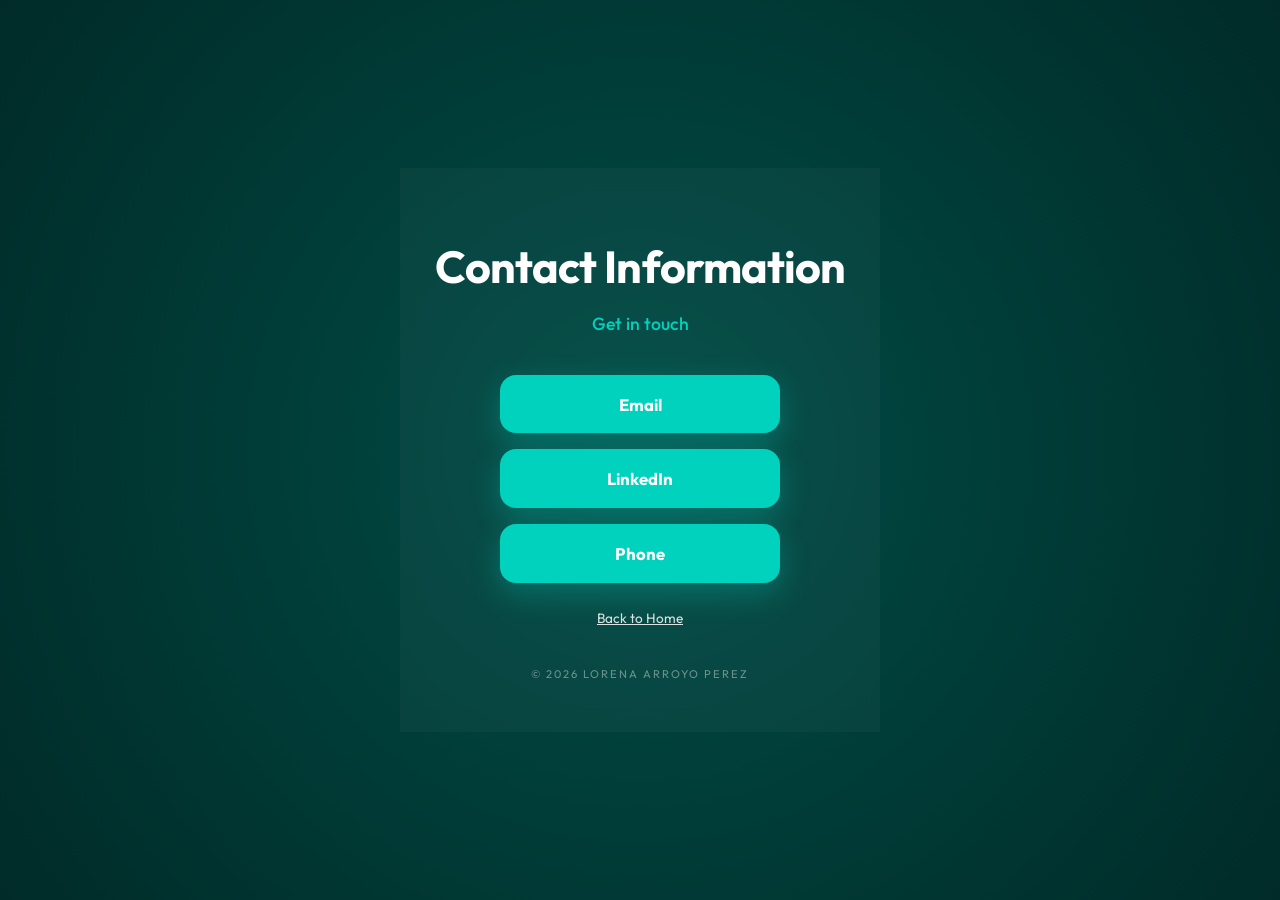
<file: contactinformation.html>
<!doctype html>
<html lang="en">

<head>
  <meta charset="UTF-8" />
  <meta name="viewport" content="width=device-width, initial-scale=1.0" />
  <title>Contact Information | Lorena Arroyo Perez</title>
  <link rel="preconnect" href="https://fonts.googleapis.com" />
  <link rel="preconnect" href="https://fonts.gstatic.com" crossorigin />
  <link
    href="https://fonts.googleapis.com/css2?family=Alegreya:ital,wght@0,400..900;1,400..900&family=Lato:ital,wght@0,100;0,300;0,400;0,700;0,900;1,100;1,300;1,400;1,700;1,900&display=swap"
    rel="stylesheet" />
  <link rel="stylesheet" href="style.css" />
</head>

<body>
  <main class="container">
    <header class="profile-section">
      <h1>Contact Information</h1>
      <p class="subtitle">Get in touch</p>
    </header>

    <section id="contact" class="links-section" aria-label="Contact information">
      <article class="flip-card">
        <div class="flip-card__trigger" role="button" tabindex="0" aria-expanded="false"
          aria-label="Email, click to reveal address">
          <span class="flip-card__inner">
            <span class="flip-card__face flip-card__front">Email</span>
            <span class="flip-card__face flip-card__back">
              <a href="mailto:lorerivers399@gmail.com" class="flip-card__email">lorerivers399@gmail.com</a>
            </span>
          </span>
        </div>
      </article>
      <a href="https://www.linkedin.com/in/lorena-arroyo-p" target="_blank" rel="noopener noreferrer"
        class="btn">LinkedIn</a>
      <a href="tel:+13434634213" class="btn">Phone</a>
    </section>

    <nav class="back-nav" aria-label="Page navigation">
      <a href="index.html" class="back-link">Back to Home</a>
    </nav>

    <footer class="social-footer">
      <p>&copy; 2026 Lorena Arroyo Perez</p>
    </footer>
  </main>

  <script src="contactinformation.js"></script>
</body>

</html>
</file>
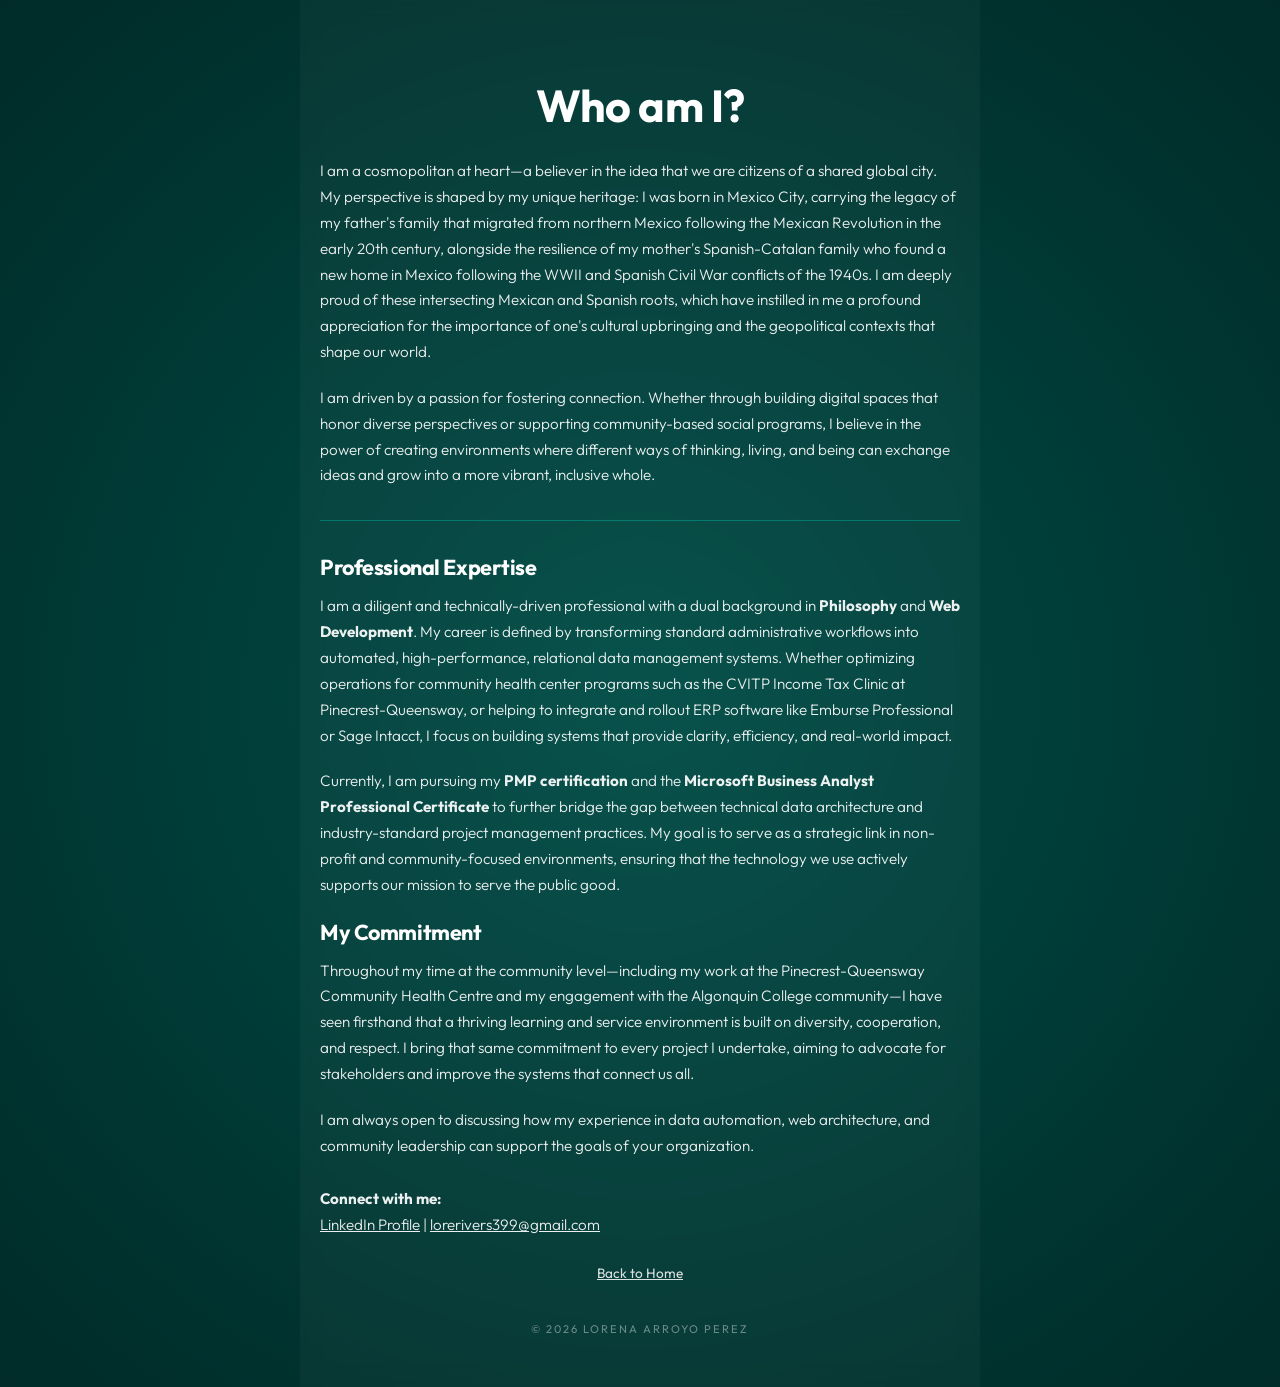
<file: globalgraduate.html>
<!doctype html>
<html lang="en">

<head>
  <meta charset="UTF-8" />
  <meta name="viewport" content="width=device-width, initial-scale=1.0" />
  <title>About Me | Lorena Arroyo Perez</title>
  <link rel="preconnect" href="https://fonts.googleapis.com" />
  <link rel="preconnect" href="https://fonts.gstatic.com" crossorigin />
  <link
    href="https://fonts.googleapis.com/css2?family=Alegreya:ital,wght@0,400..900;1,400..900&family=Lato:ital,wght@0,100;0,300;0,400;0,700;0,900;1,100;1,300;1,400;1,700;1,900&display=swap"
    rel="stylesheet" />
  <link rel="stylesheet" href="style.css" />
</head>

<body>
  <main class="container container--about">
    <article id="global-graduate" class="about-content">
      <h1>Who am I?</h1>

      <p>
        I am a cosmopolitan at heart—a believer in the idea that we are
        citizens of a shared global city. My perspective is shaped by my
        unique heritage: I was born in Mexico City, carrying the legacy
        of my father's family that migrated from northern Mexico following the
        Mexican Revolution in the early 20th century, alongside the resilience of my mother's
        Spanish-Catalan family who found a new home in Mexico following the WWII and Spanish Civil War
        conflicts of the 1940s. I am deeply proud of these intersecting
        Mexican and Spanish roots, which have instilled in me a profound
        appreciation for the importance of one's cultural upbringing and the
        geopolitical contexts that shape our world.
      </p>

      <p>
        I am driven by a passion for fostering connection. Whether through
        building digital spaces that honor diverse perspectives or
        supporting community-based social programs, I believe in the
        power of creating environments where different ways of thinking,
        living, and being can exchange ideas and grow into a more vibrant,
        inclusive whole.
      </p>

      <hr />

      <h2>Professional Expertise</h2>
      <p>
        I am a diligent and technically-driven professional with a dual
        background in <strong>Philosophy</strong> and
        <strong>Web Development</strong>. My career is defined by transforming
        standard administrative workflows into automated, high-performance, relational
        data management systems. Whether optimizing operations for community health center programs such as the CVITP
        Income Tax Clinic at Pinecrest-Queensway,
        or helping to integrate and rollout ERP software like Emburse Professional or Sage Intacct, I
        focus on building systems that provide clarity, efficiency, and
        real-world impact.
      </p>

      <p>
        Currently, I am pursuing my <strong>PMP certification</strong> and the <strong>Microsoft Business Analyst
          Professional Certificate</strong> to
        further bridge the gap between technical data architecture and
        industry-standard project management practices. My goal is to serve
        as a strategic link in non-profit and community-focused environments,
        ensuring that the technology we use actively supports our mission to
        serve the public good.
      </p>

      <h2>My Commitment</h2>
      <p>
        Throughout my time at the community level—including my work at the
        Pinecrest-Queensway Community Health Centre and my engagement with the
        Algonquin College community—I have seen firsthand that a thriving
        learning and service environment is built on diversity, cooperation,
        and respect. I bring that same commitment to every project I
        undertake, aiming to advocate for stakeholders and improve the systems
        that connect us all.
      </p>

      <p>
        I am always open to discussing how my experience in data automation,
        web architecture, and community leadership can support the goals of
        your organization.
      </p>

      <p class="about-connect">
        <strong>Connect with me:</strong><br />
        <a href="https://www.linkedin.com/in/lorena-arroyo-p" class="back-link" target="_blank"
          rel="noopener noreferrer">LinkedIn Profile</a>
        |
        <a href="mailto:lorerivers399@gmail.com" class="back-link">lorerivers399@gmail.com</a>
      </p>
    </article>

    <nav class="back-nav" aria-label="Page navigation">
      <a href="index.html#global-graduate" class="back-link">Back to Home</a>
    </nav>

    <footer class="social-footer">
      <p>&copy; 2026 Lorena Arroyo Perez</p>
    </footer>
  </main>
</body>

</html>
</file>
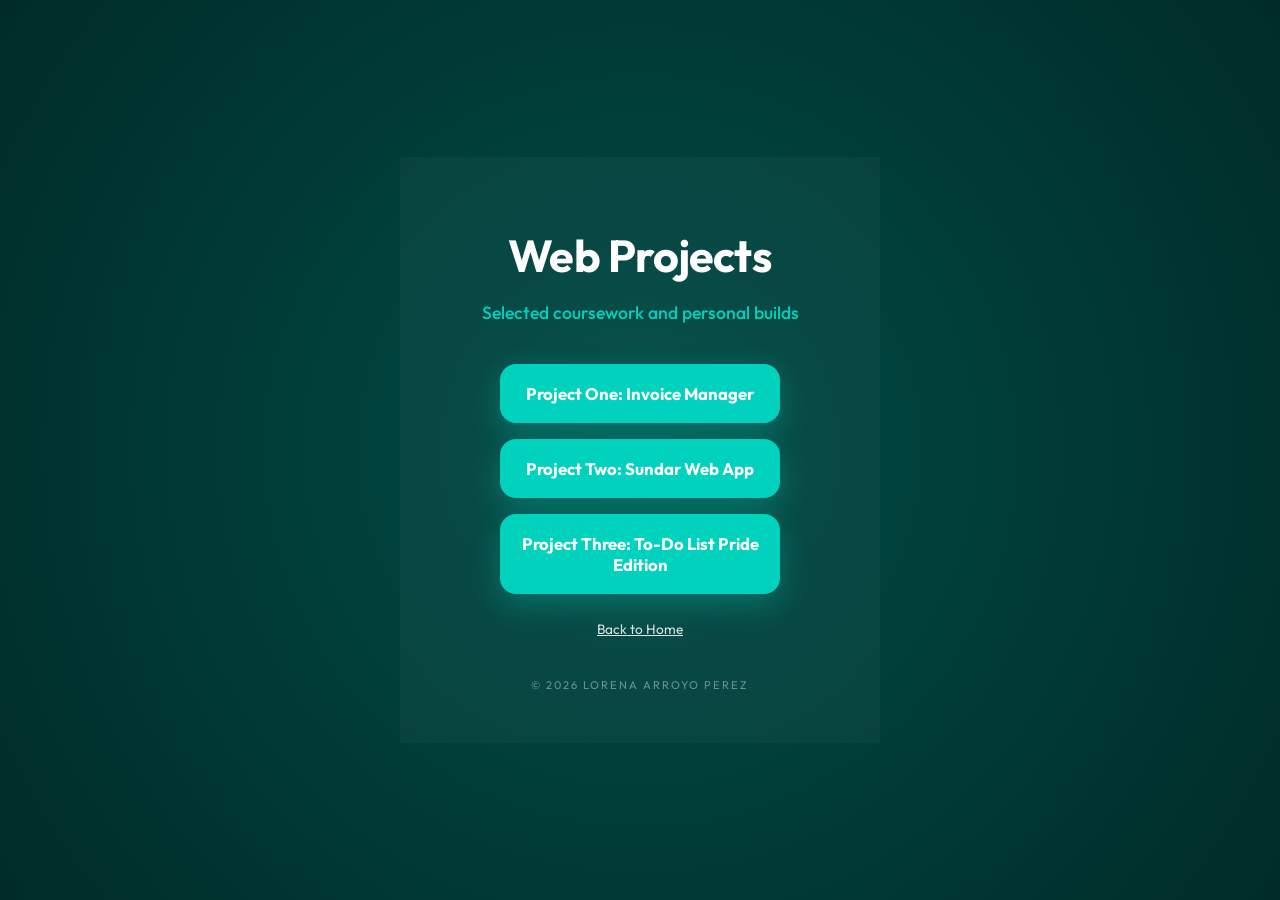
<file: projects.html>
<!doctype html>
<html lang="en">

<head>
  <meta charset="UTF-8" />
  <meta name="viewport" content="width=device-width, initial-scale=1.0" />
  <title>Web Projects | Lorena Arroyo Perez</title>
  <link rel="preconnect" href="https://fonts.googleapis.com" />
  <link rel="preconnect" href="https://fonts.gstatic.com" crossorigin />
  <link
    href="https://fonts.googleapis.com/css2?family=Alegreya:ital,wght@0,400..900;1,400..900&family=Lato:ital,wght@0,100;0,300;0,400;0,700;0,900;1,100;1,300;1,400;1,700;1,900&display=swap"
    rel="stylesheet" />
    <link rel="stylesheet" href="style.css" />
</head>

<body>
  <main class="container">
    <header class="profile-section">
      <h1>Web Projects</h1>
      <p class="subtitle">Selected coursework and personal builds</p>
    </header>

    <section id="projects" class="links-section" aria-label="Web projects">
      <a href="https://invoice-manager.free.je/index.php" class="btn" target="_blank" rel="noopener noreferrer">Project
        One: Invoice Manager</a>
      <a href="sundar-web-app.html" class="btn">Project Two: Sundar Web App</a>
      <a href="https://lore1s2know.github.io/to-do-list-final/" class="btn" target="_blank"
        rel="noopener noreferrer">Project Three: To-Do List Pride Edition</a>
    </section>

    <nav class="back-nav" aria-label="Page navigation">
      <a href="index.html" class="back-link">Back to Home</a>
    </nav>

    <footer class="social-footer">
      <p>&copy; 2026 Lorena Arroyo Perez</p>
    </footer>
  </main>
</body>

</html>
</file>
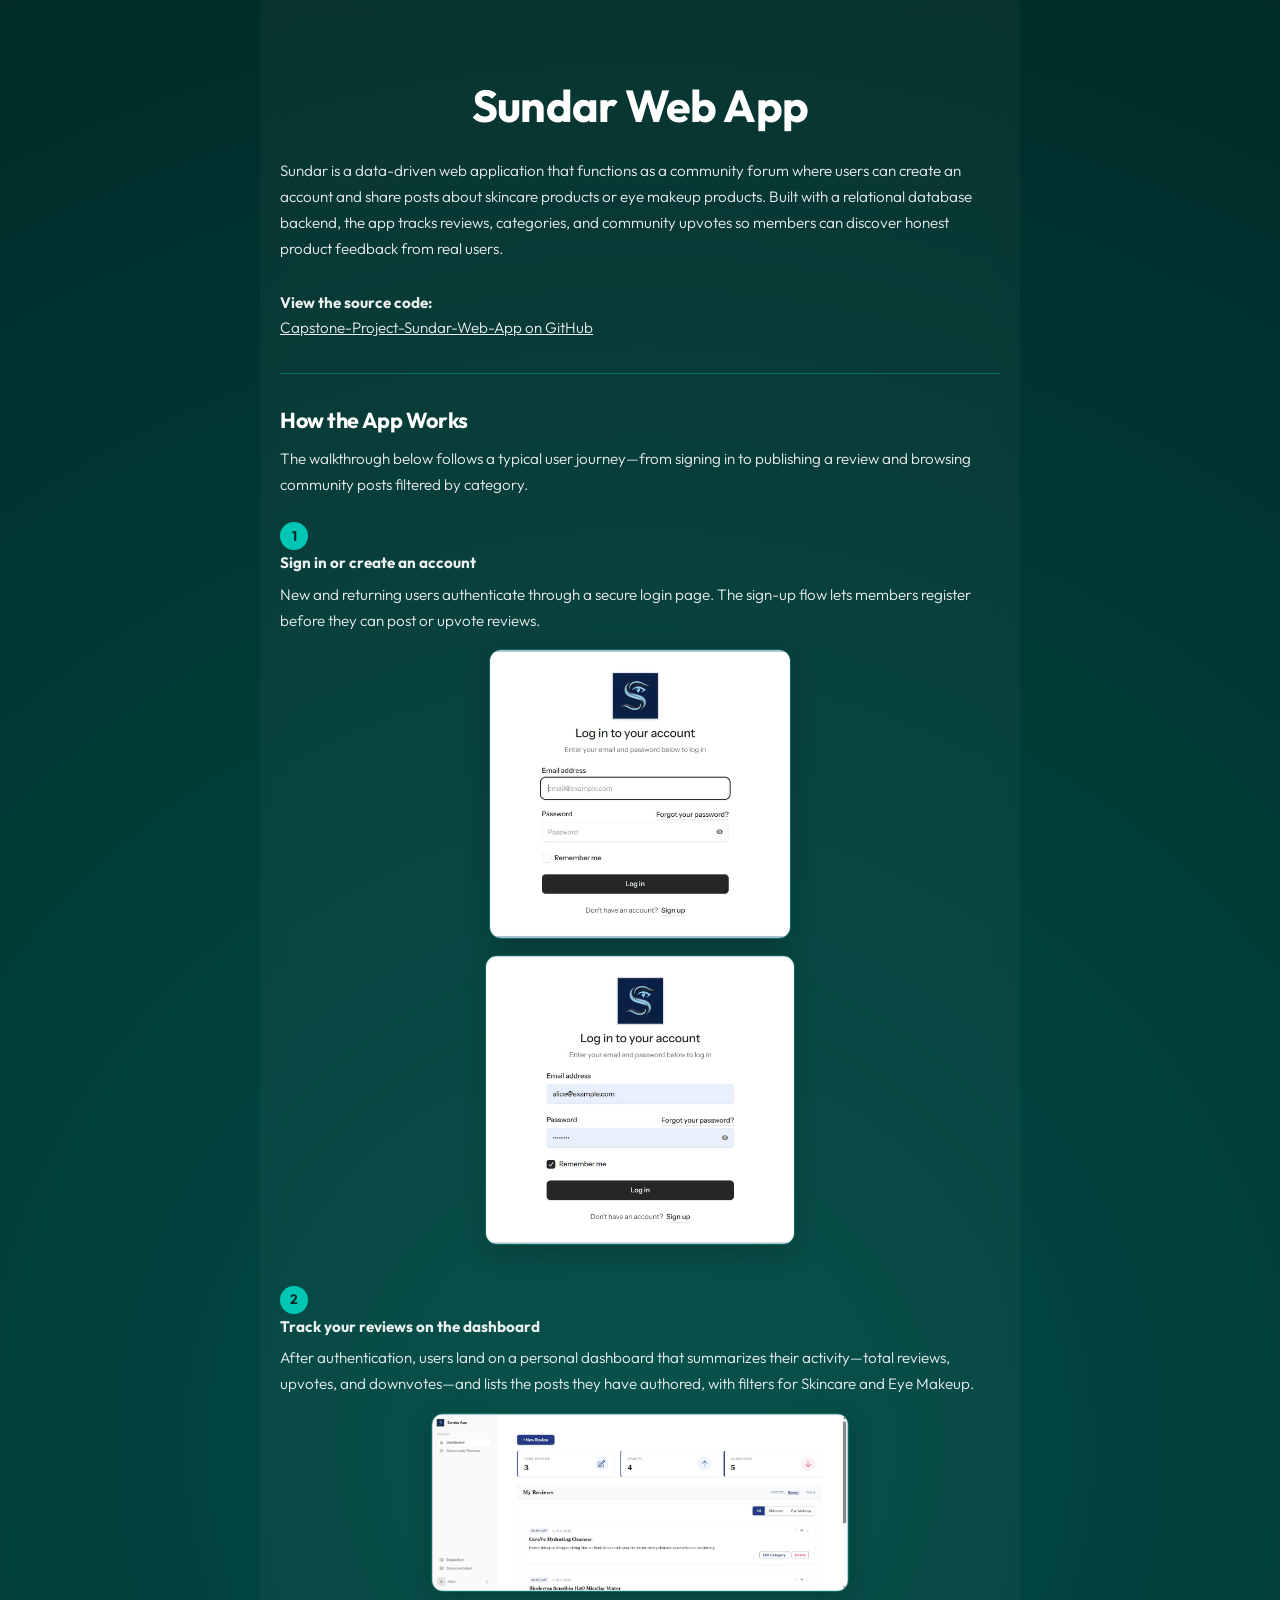
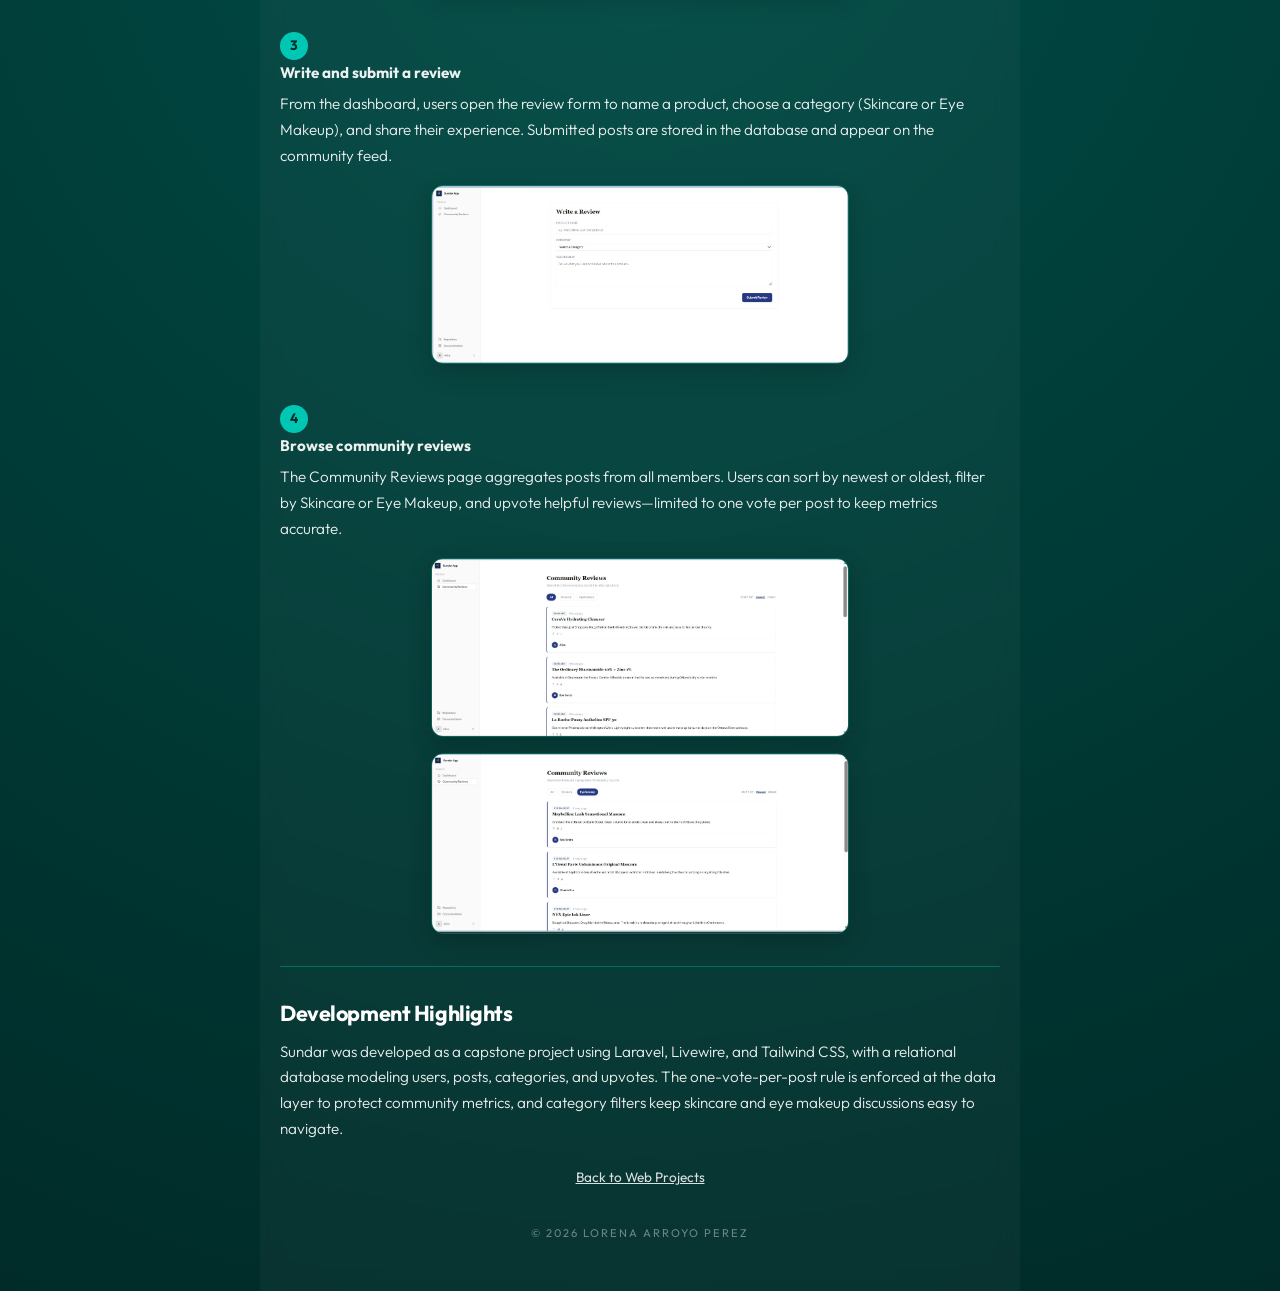
<file: sundar-web-app.html>
<!doctype html>
<html lang="en">

<head>
  <meta charset="UTF-8" />
  <meta name="viewport" content="width=device-width, initial-scale=1.0" />
  <title>Sundar Web App | Lorena Arroyo Perez</title>
  <link rel="preconnect" href="https://fonts.googleapis.com" />
  <link rel="preconnect" href="https://fonts.gstatic.com" crossorigin />
  <link
    href="https://fonts.googleapis.com/css2?family=Alegreya:ital,wght@0,400..900;1,400..900&family=Lato:ital,wght@0,100;0,300;0,400;0,700;0,900;1,100;1,300;1,400;1,700;1,900&display=swap"
    rel="stylesheet" />
  <link rel="stylesheet" href="style.css" />
</head>

<body>
  <main class="container container--about container--project">
    <article id="sundar-web-app" class="about-content">
      <h1>Sundar Web App</h1>

      <p>
        Sundar is a data-driven web application that functions as a community forum
        where users can create an account and share posts about skincare products or
        eye makeup products. Built with a relational database backend, the app tracks
        reviews, categories, and community upvotes so members can discover honest
        product feedback from real users.
      </p>

      <p class="about-connect">
        <strong>View the source code:</strong><br />
        <a href="https://github.com/Lore1s2know/Capstone-Project-Sundar-Web-App.git" class="back-link"
          target="_blank" rel="noopener noreferrer">Capstone-Project-Sundar-Web-App on GitHub</a>
      </p>

      <hr />

      <h2>How the App Works</h2>
      <p>
        The walkthrough below follows a typical user journey—from signing in to
        publishing a review and browsing community posts filtered by category.
      </p>

      <section class="project-story" aria-label="Sundar Web App walkthrough">
        <figure class="project-step">
          <figcaption>
            <span class="project-step__number">1</span>
            <strong>Sign in or create an account</strong>
            New and returning users authenticate through a secure login page. The
            sign-up flow lets members register before they can post or upvote reviews.
          </figcaption>
          <div class="project-step__media">
            <img class="project-screenshot" src="img/sundar_screenshots/sundar_loginpage.jpg"
              alt="Sundar login page with email, password, and sign-up link" loading="lazy" />
            <img class="project-screenshot" src="img/sundar_screenshots/alice_login.jpg"
              alt="Login form filled in for user Alice before signing in" loading="lazy" />
          </div>
        </figure>

        <figure class="project-step">
          <figcaption>
            <span class="project-step__number">2</span>
            <strong>Track your reviews on the dashboard</strong>
            After authentication, users land on a personal dashboard that summarizes
            their activity—total reviews, upvotes, and downvotes—and lists the posts
            they have authored, with filters for Skincare and Eye Makeup.
          </figcaption>
          <div class="project-step__media">
            <img class="project-screenshot" src="img/sundar_screenshots/sundar_dashboard.jpg"
              alt="Sundar dashboard showing review stats and My Reviews section" loading="lazy" />
          </div>
        </figure>

        <figure class="project-step">
          <figcaption>
            <span class="project-step__number">3</span>
            <strong>Write and submit a review</strong>
            From the dashboard, users open the review form to name a product, choose
            a category (Skincare or Eye Makeup), and share their experience. Submitted
            posts are stored in the database and appear on the community feed.
          </figcaption>
          <div class="project-step__media">
            <img class="project-screenshot" src="img/sundar_screenshots/newReview.jpg"
              alt="Write a Review form with product name, category, and review fields" loading="lazy" />
          </div>
        </figure>

        <figure class="project-step">
          <figcaption>
            <span class="project-step__number">4</span>
            <strong>Browse community reviews</strong>
            The Community Reviews page aggregates posts from all members. Users can
            sort by newest or oldest, filter by Skincare or Eye Makeup, and upvote
            helpful reviews—limited to one vote per post to keep metrics accurate.
          </figcaption>
          <div class="project-step__media">
            <img class="project-screenshot" src="img/sundar_screenshots/sundar_communityreviews.jpg"
              alt="Community Reviews page showing skincare product posts" loading="lazy" />
            <img class="project-screenshot" src="img/sundar_screenshots/communityReviews_eyeMakeup.jpg"
              alt="Community Reviews filtered to Eye Makeup category" loading="lazy" />
          </div>
        </figure>
      </section>

      <hr />

      <h2>Development Highlights</h2>
      <p>
        Sundar was developed as a capstone project using Laravel, Livewire, and
        Tailwind CSS, with a relational database modeling users, posts, categories,
        and upvotes. The one-vote-per-post rule is enforced at the data layer to
        protect community metrics, and category filters keep skincare and eye makeup
        discussions easy to navigate.
      </p>
    </article>

    <nav class="back-nav" aria-label="Page navigation">
      <a href="projects.html" class="back-link">Back to Web Projects</a>
    </nav>

    <footer class="social-footer">
      <p>&copy; 2026 Lorena Arroyo Perez</p>
    </footer>
  </main>
</body>

</html>
</file>
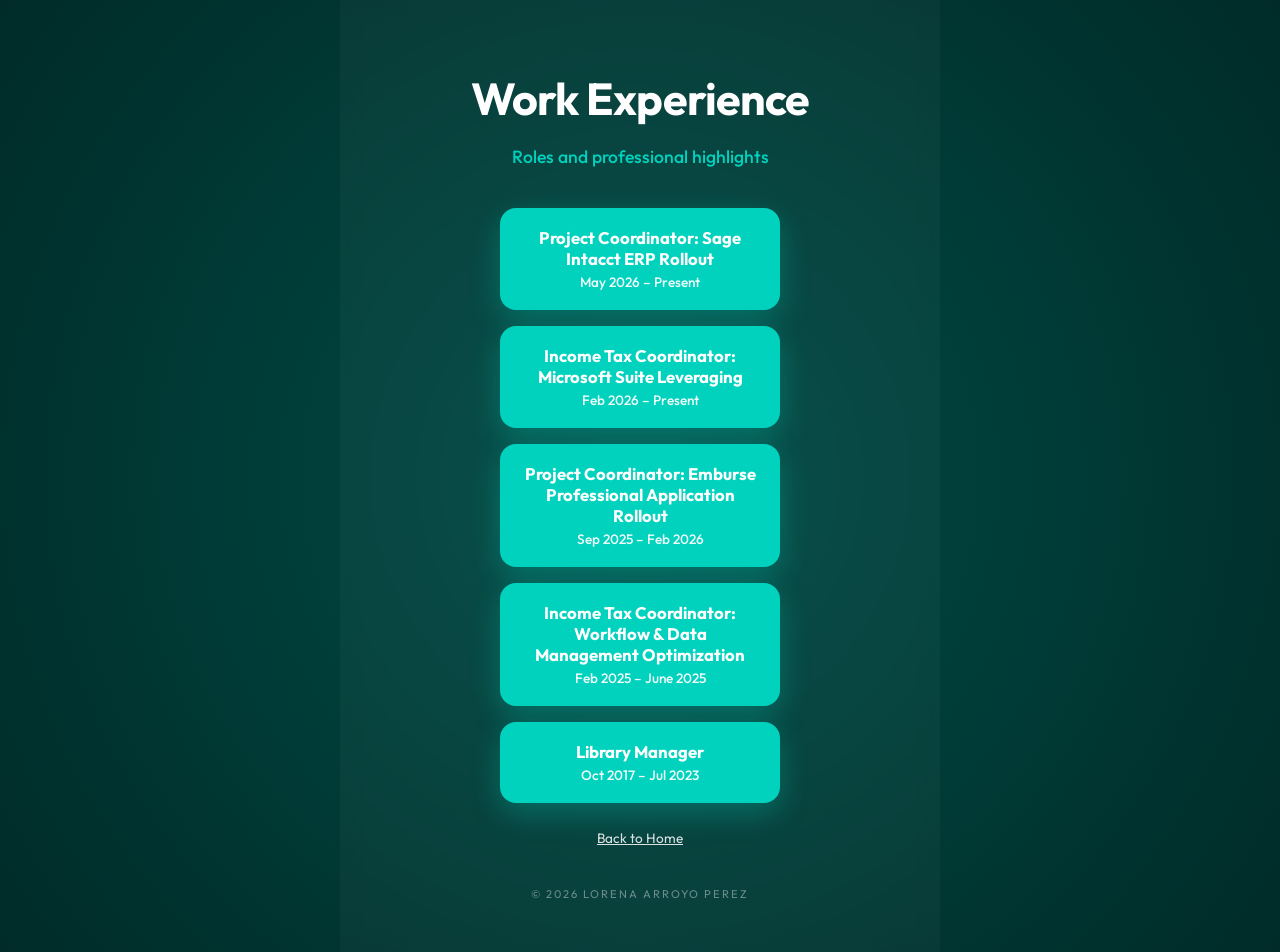
<file: workexperience.html>
<!doctype html>
<html lang="en">

<head>
  <meta charset="UTF-8" />
  <meta name="viewport" content="width=device-width, initial-scale=1.0" />
  <title>Work Experience | Lorena Arroyo Perez</title>
  <link rel="preconnect" href="https://fonts.googleapis.com" />
  <link rel="preconnect" href="https://fonts.gstatic.com" crossorigin />
  <link
    href="https://fonts.googleapis.com/css2?family=Alegreya:ital,wght@0,400..900;1,400..900&family=Lato:ital,wght@0,100;0,300;0,400;0,700;0,900;1,100;1,300;1,400;1,700;1,900&display=swap"
    rel="stylesheet" />
  <link rel="stylesheet" href="style.css" />
</head>

<body>
  <main class="container container--experience">
    <header class="profile-section">
      <h1>Work Experience</h1>
      <p class="subtitle">Roles and professional highlights</p>
    </header>

    <section id="experience" class="experience-list" aria-label="Work experience">
      <article class="experience-item">
        <button type="button" class="btn experience-toggle" aria-expanded="false"
          aria-controls="exp-project-coordinator-2026">
          Project Coordinator: Sage Intacct ERP Rollout
          <span class="experience-dates">May 2026 – Present</span>
        </button>
        <div id="exp-project-coordinator-2026" class="experience-panel" hidden>
          <p class="experience-employer">PQCHC | Ottawa, ON</p>
          <ul>
            <li>
              Collaborate with the Finance team to assist in the
              configuration, implementation, and organization-wide rollout of
              Sage Intacct ERP software.
            </li>
            <li>
              Participate in system testing and troubleshooting to ensure
              optimal functionality.
            </li>
            <li>
              Coordinate staff training sessions and develop supporting
              materials.
            </li>
            <li>
              Adhere to project timelines and industry best practices during
              deployment.
            </li>
          </ul>
        </div>
      </article>

      <article class="experience-item">
        <button type="button" class="btn experience-toggle" aria-expanded="false" aria-controls="exp-income-tax-2026">
          Income Tax Coordinator: Microsoft Suite Leveraging
          <span class="experience-dates">Feb 2026 – Present</span>
        </button>
        <div id="exp-income-tax-2026" class="experience-panel" hidden>
          <p class="experience-employer">PQCHC | Ottawa, ON</p>
          <ul>
            <li>
              Coordinate the end-to-end execution of the Community Volunteer
              Income Tax Program (CVITP).
            </li>
            <li>
              <strong>Measurable Impact:</strong> Engineered a custom
              relational tracking system using Microsoft 365; achieved a 37.5%
              increase in successfully booked appointments and a 43.9%
              reduction in pending registrations.
            </li>
            <li>
              Leverage SharePoint and Power Automate to maintain centralized
              data-tracking and automated reporting.
            </li>
            <li>
              Oversee a multidisciplinary volunteer force consisting of a
              front-desk team and a tax filer team (10 members each).
            </li>
          </ul>
        </div>
      </article>

      <article class="experience-item">
        <button type="button" class="btn experience-toggle" aria-expanded="false"
          aria-controls="exp-project-coordinator-2025">
          Project Coordinator: Emburse Professional Application Rollout
          <span class="experience-dates">Sep 2025 – Feb 2026</span>
        </button>
        <div id="exp-project-coordinator-2025" class="experience-panel" hidden>
          <p class="experience-employer">PQCHC | Ottawa, ON</p>
          <ul>
            <li>
              Partnered with the Finance team to configure and integrate a
              new Expense Management system into organization workflows.
            </li>
            <li>
              Managed and customized a feedback and request tracking system
              through the Microsoft suite.
            </li>
            <li>
              Developed user guides and coordinated training sessions to
              ensure high user adoption and confidence.
            </li>
          </ul>
        </div>
      </article>

      <article class="experience-item">
        <button type="button" class="btn experience-toggle" aria-expanded="false" aria-controls="exp-income-tax-2025">
          Income Tax Coordinator: Workflow &amp; Data Management Optimization
          <span class="experience-dates">Feb 2025 – June 2025</span>
        </button>
        <div id="exp-income-tax-2025" class="experience-panel" hidden>
          <p class="experience-employer">PQCHC | Ottawa, ON</p>
          <ul>
            <li>
              Coordinated and facilitated hybrid income tax clinics for low-income clients under the Canada Revenue
              Agency's Community Volunteer Income Tax Program (CVITP).
            </li>
            <li>
              Engineered and deployed an automated workflow integrating MS Forms, Power Automate, and MS Bookings to
              streamline intake registrations into a centralized database system.
            </li>
            <li>
              Optimized daily data workflows and tracking capabilities by leveraging MS Excel, MS Lists, and SharePoint
              to eliminate registration bottlenecks and accelerate appointment bookings.
            </li>
            <li>
              Enhanced end-to-end service delivery efficiency while strictly maintaining client confidentiality and
              minimizing data privacy risks.
            </li>
          </ul>
        </div>
      </article>

      <article class="experience-item">
        <button type="button" class="btn experience-toggle" aria-expanded="false" aria-controls="exp-library-manager">
          Library Manager
          <span class="experience-dates">Oct 2017 – Jul 2023</span>
        </button>
        <div id="exp-library-manager" class="experience-panel" hidden>
          <p class="experience-employer">
            The Churchill School Library, The Anglo Mexican Foundation A.C.
          </p>
          <ul>
            <li>
              Managed and curated a diverse collection of over 15,000 titles,
              maintaining meticulous standards for cataloging, inventory
              tracking, and physical shelving.
            </li>
            <li>
              Spearheaded multi-year initiatives including the annual Book Fair
              and Reading Week, while simultaneously coordinating the School
              Newspaper to mentor students through creative content development
              and promote academic literacy.
            </li>
            <li>
              Provided expert bilingual support and managed daily library
              operations, including space optimization, front-desk services, and
              the efficient circulation of materials to ensure seamless access
              to research tools and educational resources for the entire school
              community.
            </li>
          </ul>
        </div>
      </article>
    </section>

    <nav class="back-nav" aria-label="Page navigation">
      <a href="index.html" class="back-link">Back to Home</a>
    </nav>

    <footer class="social-footer">
      <p>&copy; 2026 Lorena Arroyo Perez</p>
    </footer>
  </main>

  <script src="workexperience.js"></script>
</body>

</html>
</file>
<file: style.css>
@import url("https://fonts.googleapis.com/css2?family=Outfit:wght@300;500;700&display=swap");

:root {
  /* The "Amplified" Palette */
  --aqua-bright: #00d2be; /* The vibrant color from your favorite hover state */
  --white: #ffffff; /* Your new primary text color */
  --aqua-deep: #002b28; /* A dark, professional teal for the background */
  --aqua-accent: #004d47; /* A middle-tone for container depth */

  /* Typography */
  --font-main: "Outfit", sans-serif;
}

body {
  font-family: var(--font-main);
  /* Deep, immersive background to make white text pop */
  background: radial-gradient(
    circle at center,
    var(--aqua-accent) 0%,
    var(--aqua-deep) 100%
  );
  color: var(--white); /* Removes black globally */
  margin: 0;
  display: flex;
  justify-content: center;
  align-items: center;
  min-height: 100vh;
}

.container {
  text-align: center;
  width: 90%;
  max-width: 440px;
  padding: 40px 20px;
  /* Soft glass effect that works with the deep background */
  background: rgba(255, 255, 255, 0.03);
  backdrop-filter: blur(10px);
}

/* Maintaining your exact portrait dimensions */
.profile-img {
  display: block;
  width: min(100%, 280px);
  aspect-ratio: 1;
  height: 400px;
  margin: 0 auto;
  border-radius: 24px;
  object-fit: cover;
  /* Glow effect instead of a traditional shadow */
  box-shadow: 0 20px 40px rgba(0, 210, 190, 0.2);
}

.photo-caption {
  margin: 1.5rem auto;
  font-size: 0.9rem;
  font-weight: 300;
  color: var(--white);
  opacity: 0.8;
  line-height: 1.6;
}

/* Typography using White as requested */
h1,
h2,
h3 {
  color: var(--white);
  font-weight: 700;
  letter-spacing: -0.02em;
}

h1 {
  font-size: clamp(2.2rem, 6vw, 2.8rem);
  margin-bottom: 8px;
}

.subtitle {
  font-size: 1.1rem;
  color: var(--aqua-bright); /* Aqua acts as the "highlight" color now */
  font-weight: 500;
  margin-bottom: 40px;
}

.subtitle .back-link,
.subtitle .back-link:link,
.subtitle .back-link:any-link,
.subtitle .back-link:visited,
.subtitle .back-link:hover,
.subtitle .back-link:active,
.subtitle .back-link:focus,
.subtitle .back-link:focus-visible {
  font-size: 1.1rem;
  font-weight: 500;
  color: var(--white);
  text-decoration: underline;
  text-decoration-color: var(--white);
  -webkit-text-fill-color: var(--white);
}

.about-connect .back-link,
.about-connect .back-link:link,
.about-connect .back-link:any-link,
.about-connect .back-link:visited,
.about-connect .back-link:hover,
.about-connect .back-link:active,
.about-connect .back-link:focus,
.about-connect .back-link:focus-visible {
  color: var(--white);
  text-decoration: underline;
  text-decoration-color: var(--white);
  -webkit-text-fill-color: var(--white);
}

.container--about {
  max-width: 640px;
  text-align: left;
}

.about-content h1 {
  text-align: center;
  margin-bottom: 1.5rem;
}

.about-content h2 {
  font-size: 1.35rem;
  margin-top: 0.5rem;
  margin-bottom: 0.75rem;
}

.about-content p {
  font-size: 0.95rem;
  font-weight: 300;
  line-height: 1.7;
  opacity: 0.92;
  margin: 0 0 1.25rem;
}

.about-content hr {
  border: none;
  border-top: 1px solid rgba(0, 210, 190, 0.35);
  margin: 2rem 0;
}

.about-content strong {
  font-weight: 700;
  color: var(--white);
}

.about-connect {
  margin-top: 2rem;
  padding-top: 0.5rem;
}

.about-content + .back-nav,
.container--about .back-nav {
  text-align: center;
}

.container--about .social-footer {
  text-align: center;
}

.container--project {
  max-width: 720px;
}

.project-story {
  display: flex;
  flex-direction: column;
  gap: 2.5rem;
  margin-top: 1.5rem;
}

.project-step {
  margin: 0;
  text-align: left;
}

.project-step figcaption {
  font-size: 0.95rem;
  font-weight: 300;
  line-height: 1.7;
  opacity: 0.92;
  margin-bottom: 1rem;
}

.project-step__number {
  display: inline-flex;
  align-items: center;
  justify-content: center;
  width: 1.75rem;
  height: 1.75rem;
  margin-right: 0.5rem;
  border-radius: 50%;
  background-color: var(--aqua-bright);
  color: var(--aqua-deep);
  font-size: 0.85rem;
  font-weight: 700;
  vertical-align: middle;
}

.project-step strong {
  display: block;
  margin-bottom: 0.35rem;
  font-weight: 700;
  color: var(--white);
}

.project-step__media {
  display: flex;
  flex-direction: column;
  align-items: center;
  gap: 1rem;
  width: 100%;
  margin-top: 0.75rem;
}

.project-screenshot {
  display: block;
  width: auto;
  max-width: min(100%, 18rem);
  height: auto;
  max-height: clamp(10rem, 42vw, 13rem);
  object-fit: contain;
  margin-inline: auto;
  border-radius: 12px;
  border: 1px solid rgba(0, 210, 190, 0.25);
  box-shadow: 0 8px 24px rgba(0, 0, 0, 0.2);
}

@media (min-width: 480px) {
  .project-screenshot {
    max-width: min(100%, 22rem);
    max-height: clamp(11rem, 36vw, 16rem);
  }
}

@media (min-width: 768px) {
  .project-screenshot {
    max-width: min(100%, 26rem);
    max-height: 18rem;
  }
}

/* Buttons: Defaulting to your "Amplified" style */
.links-section {
  display: flex;
  flex-direction: column;
  align-items: center;
  gap: 16px;
  width: 100%;
}

.btn {
  box-sizing: border-box;
  width: min(100%, 280px);
  text-align: center;
  text-decoration: none;
  padding: 18px 20px;
  border-radius: 16px;
  font-weight: 700;
  font-size: 1.05rem;

  /* THIS IS YOUR AMPLIFIED STATE AS THE NEW DEFAULT */
  background-color: var(--aqua-bright);
  color: var(--white);
  transform: translateY(0);
  box-shadow: 0 10px 30px rgba(0, 210, 190, 0.3);
  border: 1px solid transparent;
  transition: all 0.4s cubic-bezier(0.175, 0.885, 0.32, 1.275);
}

/* Hover now adds extra "pop" and scale */
.btn:hover {
  transform: translateY(-5px) scale(1.05);
  box-shadow: 0 20px 50px rgba(0, 210, 190, 0.5);
  filter: brightness(1.1); /* Subtle glow on hover */
}

.btn:active {
  transform: scale(0.98);
}

button.btn {
  cursor: pointer;
  font-family: inherit;
}

.container--experience {
  max-width: 560px;
}

.experience-list {
  display: flex;
  flex-direction: column;
  align-items: center;
  gap: 16px;
  width: 100%;
}

.experience-item {
  width: 100%;
  display: flex;
  flex-direction: column;
  align-items: center;
}

.experience-toggle {
  display: flex;
  flex-direction: column;
  align-items: center;
  gap: 4px;
}

.experience-toggle.is-active {
  filter: brightness(1.1);
  box-shadow: 0 20px 50px rgba(0, 210, 190, 0.5);
}

.experience-dates {
  display: block;
  font-size: 0.85rem;
  font-weight: 500;
  opacity: 0.95;
}

.experience-panel {
  width: min(100%, 320px);
  text-align: left;
  margin-top: 14px;
}

.experience-employer {
  font-size: 0.9rem;
  color: var(--aqua-bright);
  font-weight: 500;
  margin: 0 0 0.75rem;
}

.experience-panel ul {
  margin: 0;
  padding-left: 1.15rem;
  font-size: 0.85rem;
  font-weight: 300;
  line-height: 1.65;
  opacity: 0.92;
}

.experience-panel li {
  margin-bottom: 0.6rem;
}

.experience-panel li:last-child {
  margin-bottom: 0;
}

.experience-panel strong {
  color: var(--white);
  font-weight: 700;
}

/* Contact — flip card (email) */
.flip-card {
  width: min(100%, 280px);
  perspective: 1000px;
}

.flip-card__trigger {
  display: block;
  width: 100%;
  padding: 0;
  border: none;
  background: transparent;
  cursor: pointer;
  font-family: inherit;
  outline: none;
}

.flip-card__trigger:focus-visible .flip-card__face {
  outline: 2px solid var(--white);
  outline-offset: 2px;
}

.flip-card__inner {
  position: relative;
  display: block;
  width: 100%;
  min-height: 58px;
  transform-style: preserve-3d;
  transition: transform 0.6s cubic-bezier(0.4, 0.2, 0.2, 1);
}

.flip-card.is-flipped .flip-card__inner {
  transform: rotateY(180deg);
}

.flip-card__face {
  box-sizing: border-box;
  display: flex;
  align-items: center;
  justify-content: center;
  width: 100%;
  min-height: 58px;
  padding: 18px 16px;
  border-radius: 16px;
  backface-visibility: hidden;
  background-color: var(--aqua-bright);
  color: var(--white);
  font-weight: 700;
  font-size: 1.05rem;
  text-align: center;
  box-shadow: 0 10px 30px rgba(0, 210, 190, 0.3);
}

.flip-card__front {
  position: relative;
}

.flip-card__back {
  position: absolute;
  inset: 0;
  transform: rotateY(180deg);
}

.flip-card__email {
  color: var(--white);
  font-size: 0.88rem;
  font-weight: 600;
  line-height: 1.35;
  text-decoration: none;
  word-break: break-word;
}

.flip-card__email:link,
.flip-card__email:visited,
.flip-card__email:hover,
.flip-card__email:active,
.flip-card__email:focus {
  color: var(--white);
  -webkit-text-fill-color: var(--white);
}

.flip-card.is-flipped .flip-card__trigger:hover .flip-card__face {
  filter: brightness(1.1);
}

.back-nav {
  margin-top: 24px;
}

/* Back to Home — original style (only inside .back-nav) */
.back-nav .back-link {
  color: var(--white);
  font-size: 0.85rem;
  font-weight: 400;
  text-decoration: underline;
  opacity: 0.85;
  transition: opacity 0.2s ease;
}

.back-nav .back-link:link,
.back-nav .back-link:any-link,
.back-nav .back-link:visited,
.back-nav .back-link:active,
.back-nav .back-link:focus,
.back-nav .back-link:focus-visible {
  color: var(--white);
  -webkit-text-fill-color: var(--white);
}

.back-nav .back-link:hover {
  opacity: 1;
  color: var(--aqua-bright);
  -webkit-text-fill-color: var(--aqua-bright);
}

/* Other text links — white, no browser default colors */
a:not(.btn):not(.back-link),
a:not(.btn):not(.back-link):link,
a:not(.btn):not(.back-link):any-link,
a:not(.btn):not(.back-link):visited,
a:not(.btn):not(.back-link):hover,
a:not(.btn):not(.back-link):active,
a:not(.btn):not(.back-link):focus,
a:not(.btn):not(.back-link):focus-visible {
  color: var(--white);
  text-decoration-color: var(--white);
  -webkit-text-fill-color: var(--white);
}

.btn:link,
.btn:visited,
.btn:hover,
.btn:active,
.btn:focus,
.btn:focus-visible {
  color: var(--white);
}

/* Social Icons */
.social-icons {
  margin-top: 45px;
  display: flex;
  justify-content: center;
  gap: 25px;
}

.social-icons a {
  font-size: 1.8rem;
  text-decoration: none;
  opacity: 0.7;
}

.social-icons a,
.social-icons a:link,
.social-icons a:any-link,
.social-icons a:visited,
.social-icons a:hover,
.social-icons a:active,
.social-icons a:focus,
.social-icons a:focus-visible {
  color: var(--white);
  -webkit-text-fill-color: var(--white);
}

footer p {
  margin-top: 40px;
  font-size: 0.7rem;
  color: var(--white);
  opacity: 0.4;
  text-transform: uppercase;
  letter-spacing: 2px;
}
</file>
